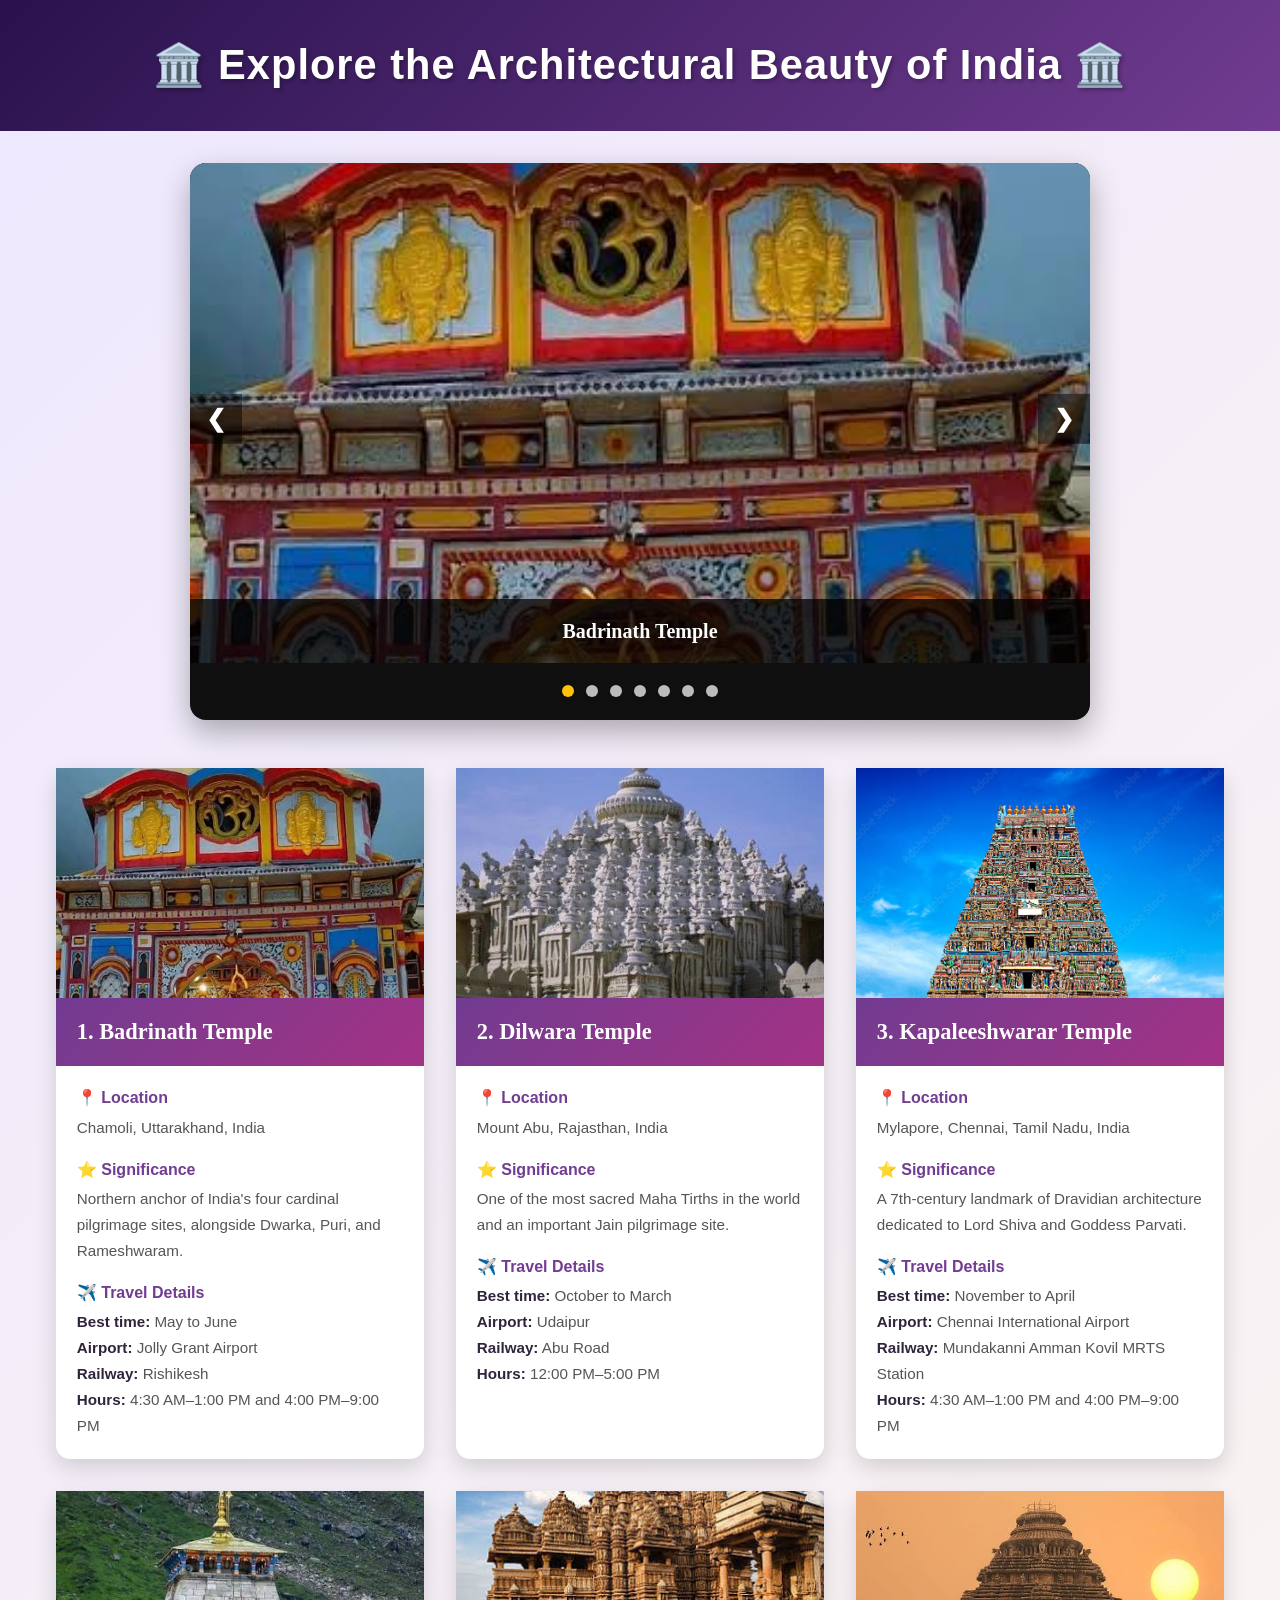
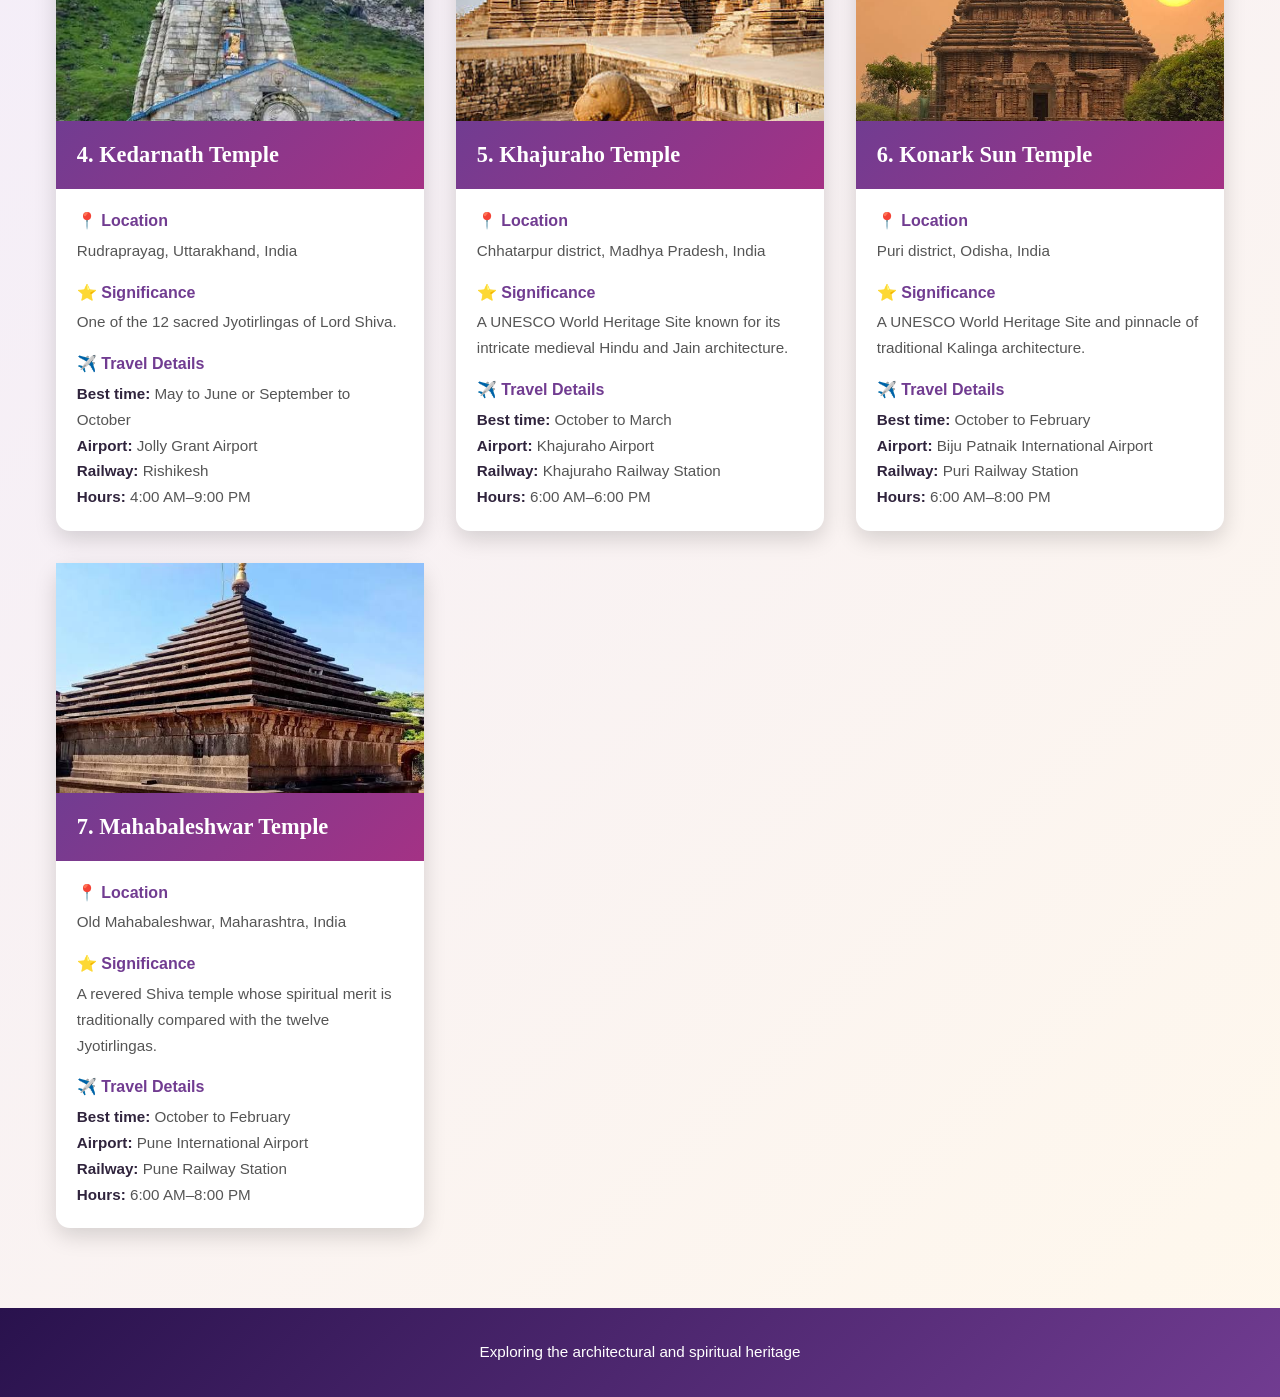
<file: index.html>
<!DOCTYPE html>
<html lang="en">
<head>
    <meta charset="UTF-8">
    <meta name="viewport" content="width=device-width, initial-scale=1.0">
    <title>Explore the Architectural Beauty of India</title>
    <link rel="stylesheet" href="style.css">
</head>
<body>
    <header>
        <h1>🏛️ Explore the Architectural Beauty of India 🏛️</h1>
    </header>

    <main>
        <!-- SLIDESHOW SECTION -->
        <section class="slideshow" aria-label="Temple image slideshow">
            <div class="slides">
                <figure class="slide"><img src="images/Badrinath_Temple.jpg" alt="Badrinath Temple"><figcaption>Badrinath Temple</figcaption></figure>
                <figure class="slide"><img src="images/Dilwara_Temple.jpeg" alt="Dilwara Temple"><figcaption>Dilwara Temple</figcaption></figure>
                <figure class="slide"><img src="images/kapaleeshwarar-temple.jpg" alt="Kapaleeshwarar Temple"><figcaption>Kapaleeshwarar Temple</figcaption></figure>
                <figure class="slide"><img src="images/Kedarnath_Temple.jpg" alt="Kedarnath Temple"><figcaption>Kedarnath Temple</figcaption></figure>
                <figure class="slide"><img src="images/Khajurao_Temple.jpg" alt="Khajuraho Temple"><figcaption>Khajuraho Temple</figcaption></figure>
                <figure class="slide"><img src="images/Konark_Sun_Temple.jpg" alt="Konark Sun Temple"><figcaption>Konark Sun Temple</figcaption></figure>
                <figure class="slide"><img src="images/Mahabaleshar_Mandir.jpg" alt="Mahabaleshwar Temple"><figcaption>Mahabaleshwar Temple</figcaption></figure>
            </div>
            <button class="previous" type="button" aria-label="Previous image">❮</button>
            <button class="next" type="button" aria-label="Next image">❯</button>
            <div class="dots" aria-label="Choose a slide"></div>
        </section>

        <!-- TEMPLE CARDS SECTION -->
        <section class="temple-grid" aria-label="Temple details">
            <article class="temple-card">
                <img src="images/Badrinath_Temple.jpg" alt="Badrinath Temple" loading="lazy">
                <div class="card-content">
                    <h2>1. Badrinath Temple</h2>
                    <h3>📍 Location</h3>
                    <p>Chamoli, Uttarakhand, India</p>
                    <h3>⭐ Significance</h3>
                    <p>Northern anchor of India's four cardinal pilgrimage sites, alongside Dwarka, Puri, and Rameshwaram.</p>
                    <h3>✈️ Travel Details</h3>
                    <p><strong>Best time:</strong> May to June<br><strong>Airport:</strong> Jolly Grant Airport<br><strong>Railway:</strong> Rishikesh<br><strong>Hours:</strong> 4:30 AM–1:00 PM and 4:00 PM–9:00 PM</p>
                </div>
            </article>

            <article class="temple-card">
                <img src="images/Dilwara_Temple.jpeg" alt="Dilwara Temple" loading="lazy">
                <div class="card-content">
                    <h2>2. Dilwara Temple</h2>
                    <h3>📍 Location</h3>
                    <p>Mount Abu, Rajasthan, India</p>
                    <h3>⭐ Significance</h3>
                    <p>One of the most sacred Maha Tirths in the world and an important Jain pilgrimage site.</p>
                    <h3>✈️ Travel Details</h3>
                    <p><strong>Best time:</strong> October to March<br><strong>Airport:</strong> Udaipur<br><strong>Railway:</strong> Abu Road<br><strong>Hours:</strong> 12:00 PM–5:00 PM</p>
                </div>
            </article>

            <article class="temple-card">
                <img src="images/kapaleeshwarar-temple.jpg" alt="Kapaleeshwarar Temple" loading="lazy">
                <div class="card-content">
                    <h2>3. Kapaleeshwarar Temple</h2>
                    <h3>📍 Location</h3>
                    <p>Mylapore, Chennai, Tamil Nadu, India</p>
                    <h3>⭐ Significance</h3>
                    <p>A 7th-century landmark of Dravidian architecture dedicated to Lord Shiva and Goddess Parvati.</p>
                    <h3>✈️ Travel Details</h3>
                    <p><strong>Best time:</strong> November to April<br><strong>Airport:</strong> Chennai International Airport<br><strong>Railway:</strong> Mundakanni Amman Kovil MRTS Station<br><strong>Hours:</strong> 4:30 AM–1:00 PM and 4:00 PM–9:00 PM</p>
                </div>
            </article>

            <article class="temple-card">
                <img src="images/Kedarnath_Temple.jpg" alt="Kedarnath Temple" loading="lazy">
                <div class="card-content">
                    <h2>4. Kedarnath Temple</h2>
                    <h3>📍 Location</h3>
                    <p>Rudraprayag, Uttarakhand, India</p>
                    <h3>⭐ Significance</h3>
                    <p>One of the 12 sacred Jyotirlingas of Lord Shiva.</p>
                    <h3>✈️ Travel Details</h3>
                    <p><strong>Best time:</strong> May to June or September to October<br><strong>Airport:</strong> Jolly Grant Airport<br><strong>Railway:</strong> Rishikesh<br><strong>Hours:</strong> 4:00 AM–9:00 PM</p>
                </div>
            </article>

            <article class="temple-card">
                <img src="images/Khajurao_Temple.jpg" alt="Khajuraho Temple" loading="lazy">
                <div class="card-content">
                    <h2>5. Khajuraho Temple</h2>
                    <h3>📍 Location</h3>
                    <p>Chhatarpur district, Madhya Pradesh, India</p>
                    <h3>⭐ Significance</h3>
                    <p>A UNESCO World Heritage Site known for its intricate medieval Hindu and Jain architecture.</p>
                    <h3>✈️ Travel Details</h3>
                    <p><strong>Best time:</strong> October to March<br><strong>Airport:</strong> Khajuraho Airport<br><strong>Railway:</strong> Khajuraho Railway Station<br><strong>Hours:</strong> 6:00 AM–6:00 PM</p>
                </div>
            </article>

            <article class="temple-card">
                <img src="images/Konark_Sun_Temple.jpg" alt="Konark Sun Temple" loading="lazy">
                <div class="card-content">
                    <h2>6. Konark Sun Temple</h2>
                    <h3>📍 Location</h3>
                    <p>Puri district, Odisha, India</p>
                    <h3>⭐ Significance</h3>
                    <p>A UNESCO World Heritage Site and pinnacle of traditional Kalinga architecture.</p>
                    <h3>✈️ Travel Details</h3>
                    <p><strong>Best time:</strong> October to February<br><strong>Airport:</strong> Biju Patnaik International Airport<br><strong>Railway:</strong> Puri Railway Station<br><strong>Hours:</strong> 6:00 AM–8:00 PM</p>
                </div>
            </article>

            <article class="temple-card">
                <img src="images/Mahabaleshar_Mandir.jpg" alt="Mahabaleshwar Temple" loading="lazy">
                <div class="card-content">
                    <h2>7. Mahabaleshwar Temple</h2>
                    <h3>📍 Location</h3>
                    <p>Old Mahabaleshwar, Maharashtra, India</p>
                    <h3>⭐ Significance</h3>
                    <p>A revered Shiva temple whose spiritual merit is traditionally compared with the twelve Jyotirlingas.</p>
                    <h3>✈️ Travel Details</h3>
                    <p><strong>Best time:</strong> October to February<br><strong>Airport:</strong> Pune International Airport<br><strong>Railway:</strong> Pune Railway Station<br><strong>Hours:</strong> 6:00 AM–8:00 PM</p>
                </div>
            </article>
        </section>
    </main>

    <footer>
        <p> Exploring the architectural and spiritual heritage</p>
    </footer>

    <script src="script.js"></script>
</body>
</html>
</file>
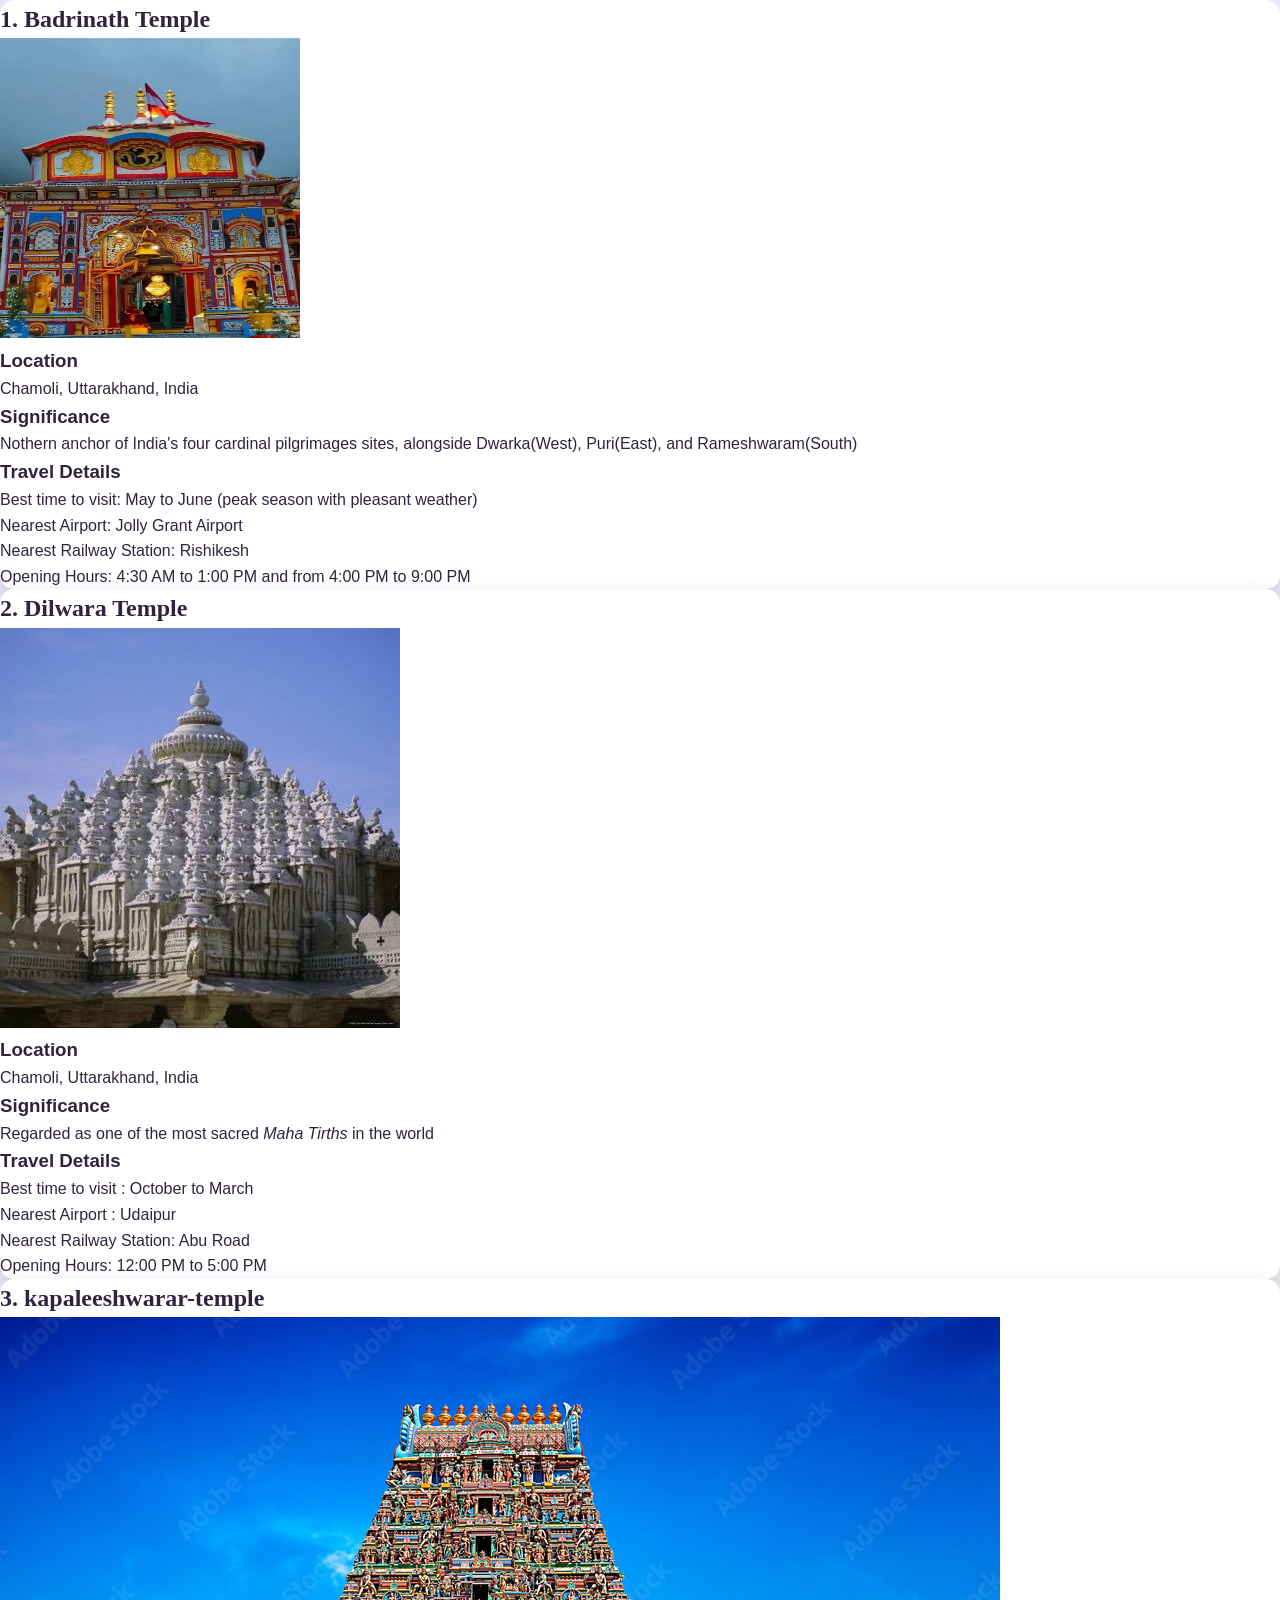
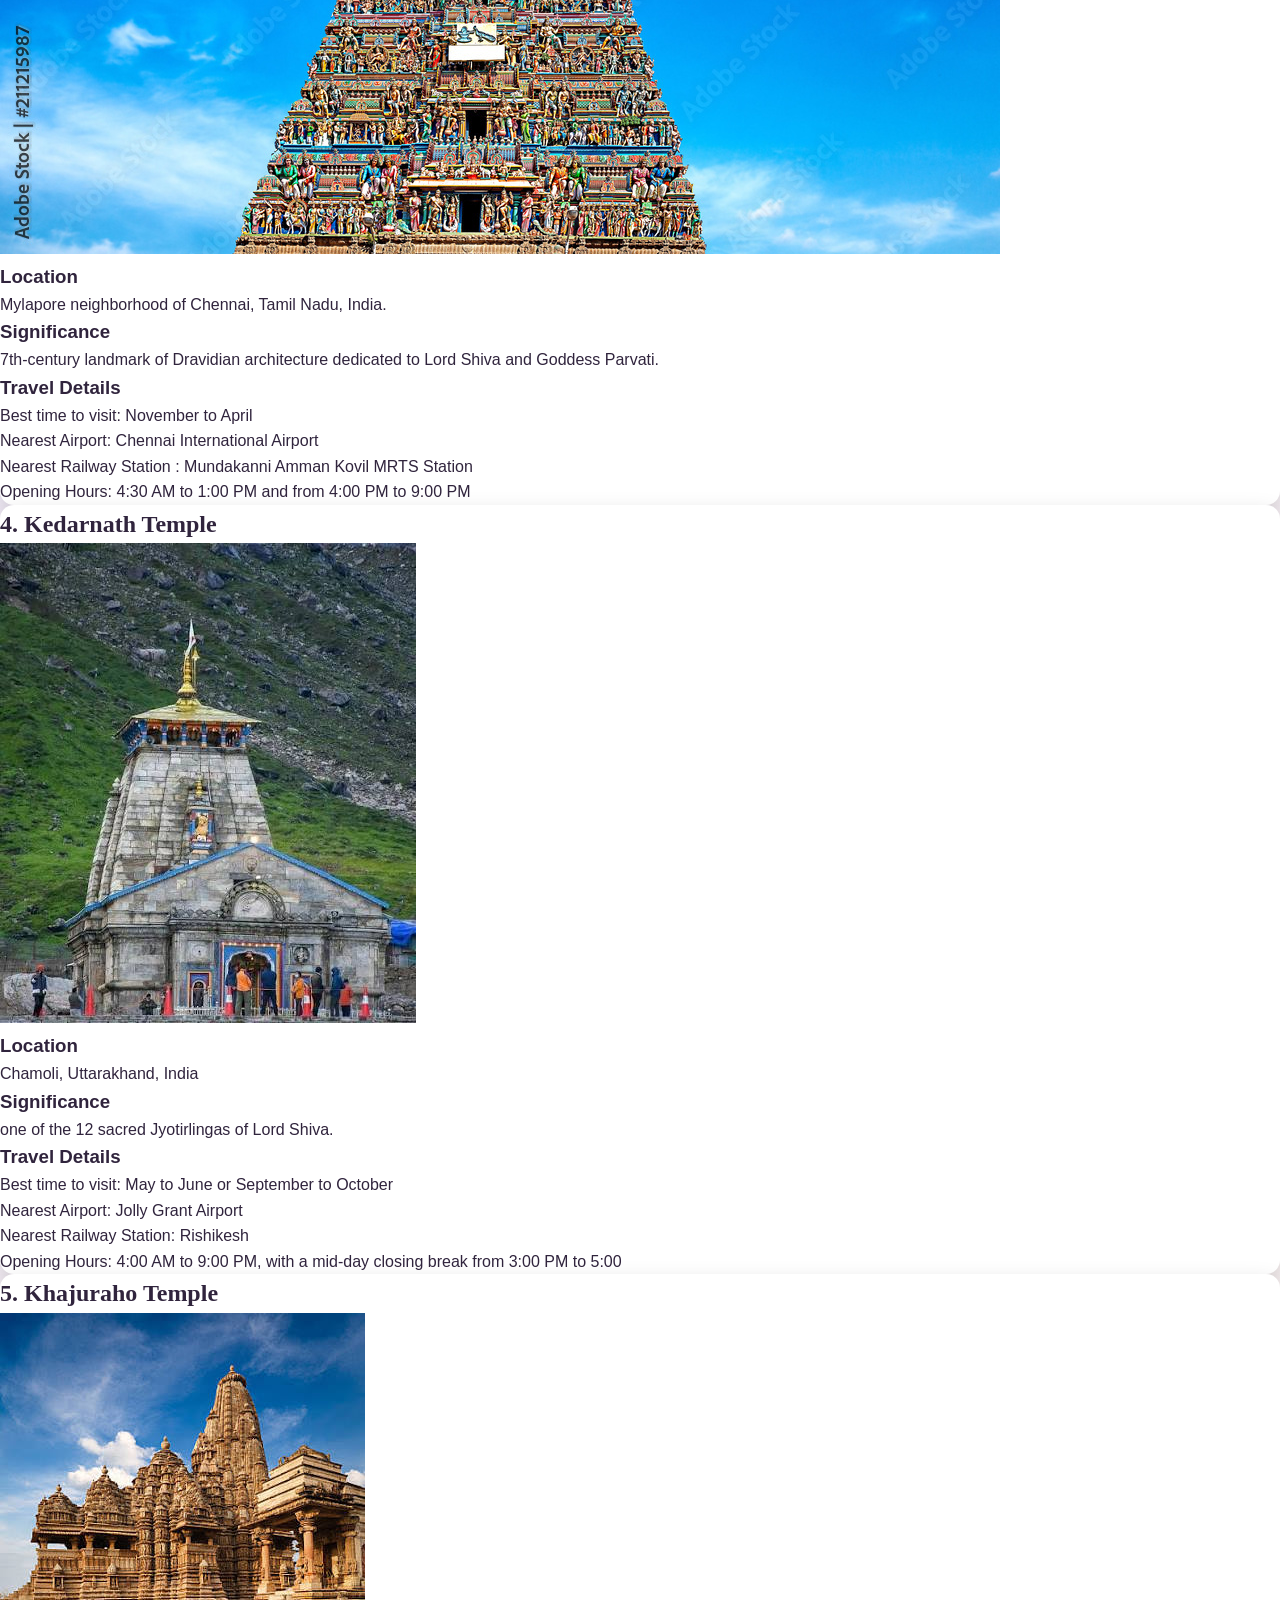
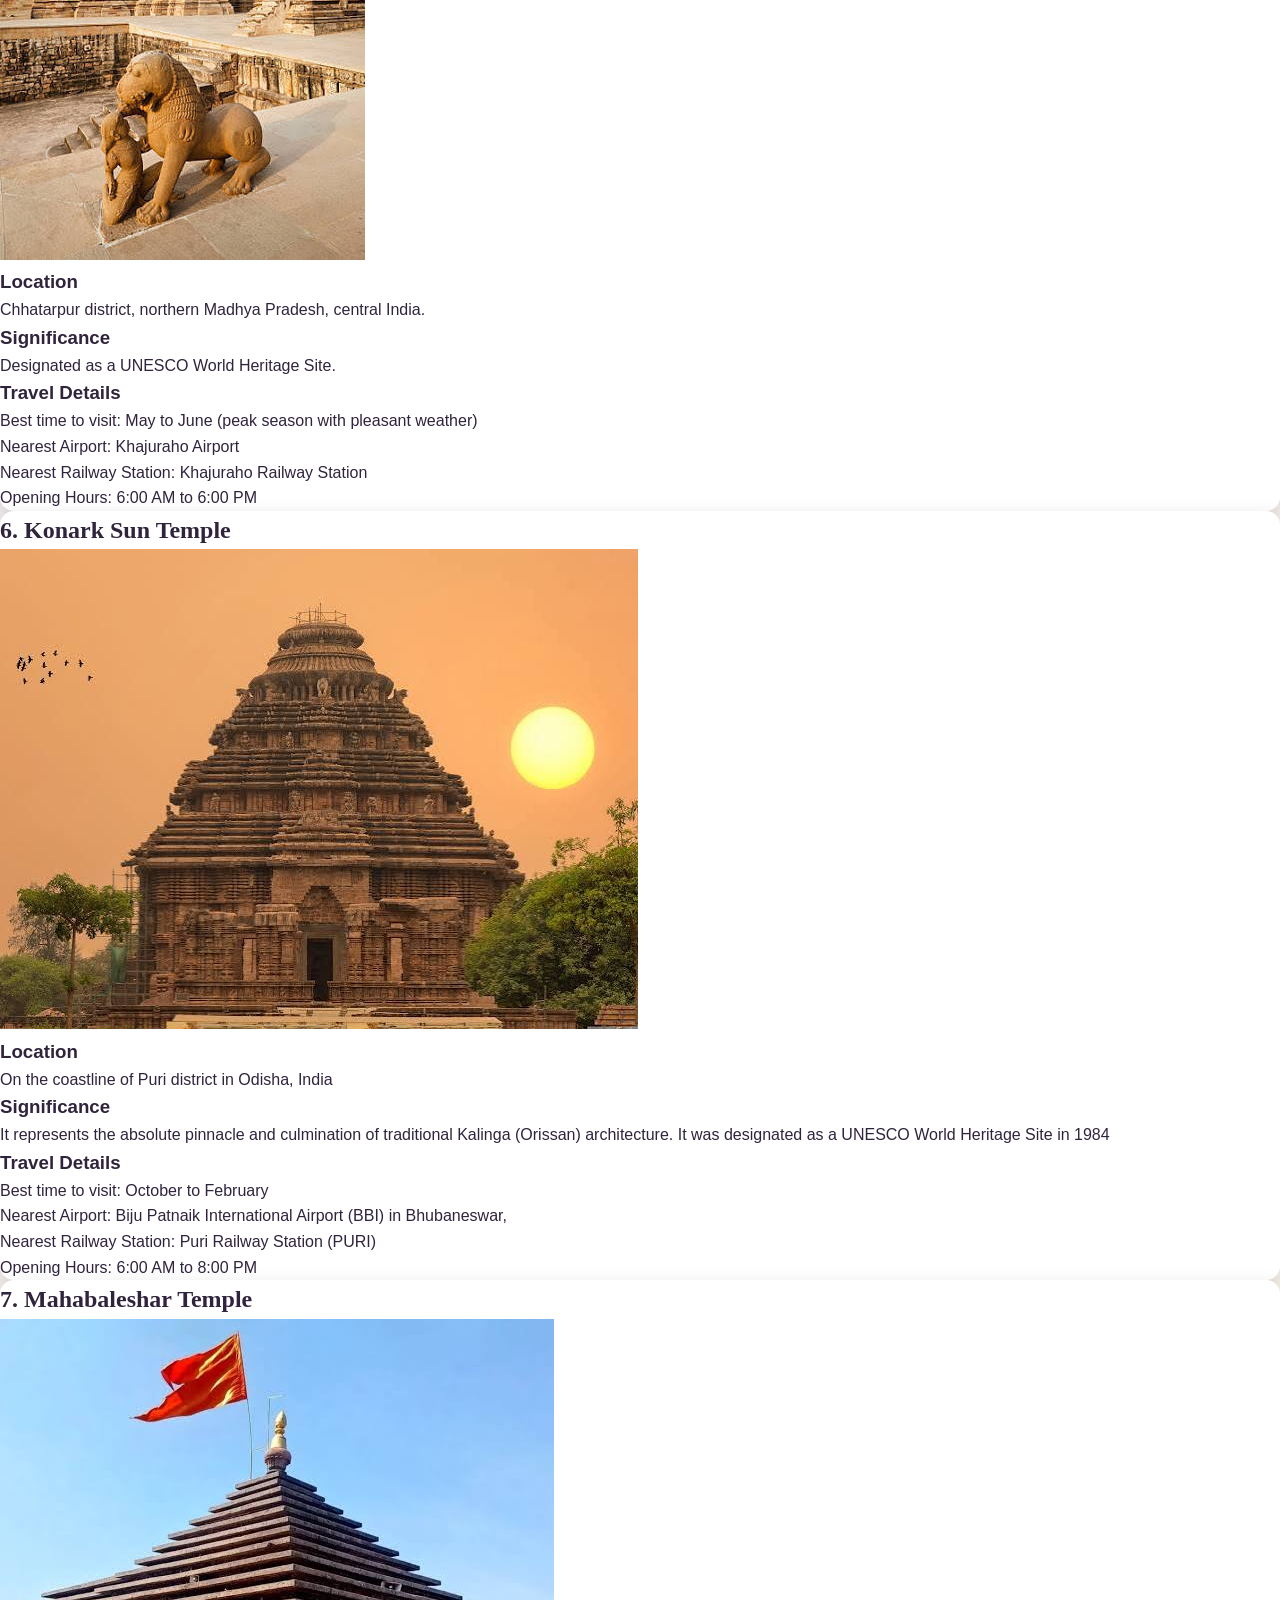
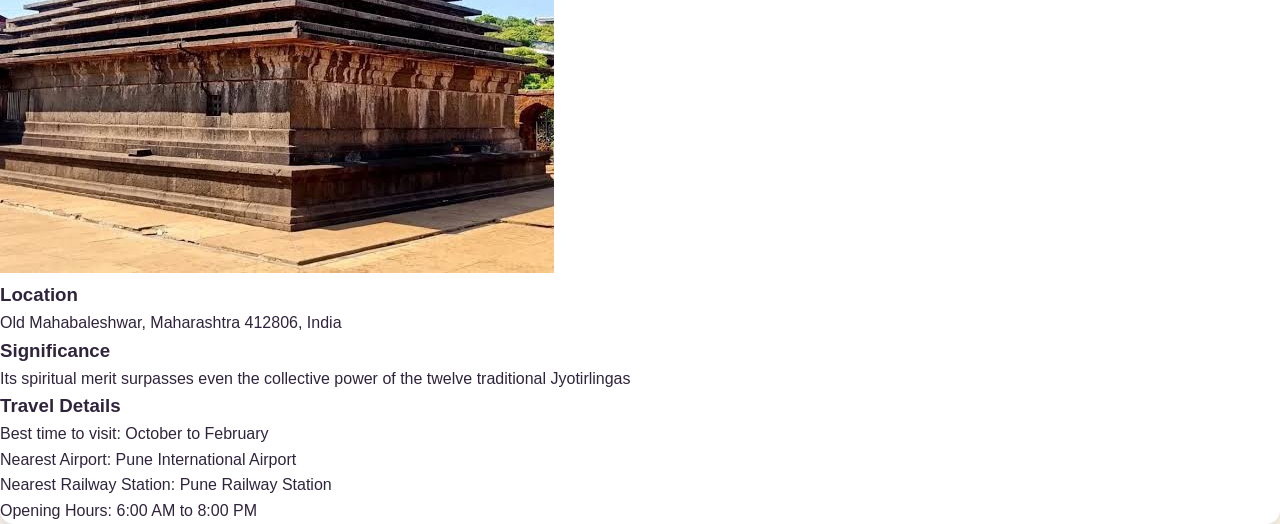
<file: CDA208_Lab02.html>
<!DOCTYPE html>
<html lang="en">
<head>
    <meta charset="UTF-8">
    <meta name="viewport" content="width=device-width, initial-scale=1.0">
    <title>Explore the architectural beauty of India</title>
    <link rel="stylesheet" href="style.css">
    <style>
        h2 {
            font-family: "Kalam";
        }
    </style>
</head>
<body>
    <!-- Temple 1 -->
    <div class="temple-card">
        <div class="temple-info">
            <h2>1. Badrinath Temple</h2>
            <img src="images/Badrinath_Temple.jpg" alt="Badrinath Temple" height="300" width="300">
            <h3>Location</h3>
            <p>Chamoli, Uttarakhand, India</p>
            <h3>Significance</h3>
            <p>Nothern anchor of India's four cardinal pilgrimages sites, alongside Dwarka(West), Puri(East), and Rameshwaram(South)</p>
            <h3>Travel Details</h3>
            <p>
                Best time to visit: May to June (peak season with pleasant weather)<br>
                Nearest Airport: Jolly Grant Airport<br>
                Nearest Railway Station: Rishikesh<br>
                Opening Hours: 4:30 AM to 1:00 PM and from 4:00 PM to 9:00 PM
            </p>
        </div>
    </div>
    
<!-- Temple 2 -->
        <div class="temple-card">
           
            <div class="temple-info">
                <h2>2. Dilwara Temple</h2>
                 <img src="images\Dilwara_Temple.jpeg" alt=" Dilwara Temple">


                <h3>Location</h3>
                <p>Chamoli, Uttarakhand, India</p>

                <h3>Significance</h3>
                <p>
                    Regarded as one of the most sacred <i> Maha Tirths</i> in the world 
                </p>

                <h3>Travel Details</h3>
                <p>
                    Best time to visit :   October to March <br>
                    Nearest Airport : Udaipur<br>
                    Nearest Railway Station: Abu Road<br>
                    Opening Hours:  12:00 PM to 5:00 PM
                </p>
            </div>
        </div>
    </h2>
<!-- Temple 3 -->
        <div class="temple-card">
            
            <div class="temple-info">
                <h2>3. kapaleeshwarar-temple</h2>
                <img src="images\kapaleeshwarar-temple.jpg" alt="Kapaleeshwarar-temple ">


                <h3>Location</h3>
                <p>Mylapore neighborhood of Chennai, Tamil Nadu, India. </p>

                <h3>Significance</h3>
                <p>
                     7th-century landmark of Dravidian architecture dedicated to Lord Shiva and Goddess Parvati.
                </p>

                <h3>Travel Details</h3>
                <p>
                    Best time to visit:  November to April<br>
                    Nearest Airport: Chennai International Airport<br>
                    Nearest Railway Station :  Mundakanni Amman Kovil MRTS Station<br>
                    Opening Hours: 4:30 AM to 1:00 PM and from 4:00 PM to 9:00 PM
                </p>
            </div>
        </div>
    </h2>

<!-- Temple 4 -->
        <div class="temple-card">
            

            <div class="temple-info">
                <h2>4. Kedarnath Temple</h2>
                <img src="images\Kedarnath_Temple.jpg" alt="  Kedarnath Temple">

                <h3>Location</h3>
                <p>Chamoli, Uttarakhand, India</p>

                <h3>Significance</h3>
                <p>
                    one of the 12 sacred Jyotirlingas of Lord Shiva.
                </p>

                <h3>Travel Details</h3>
                <p>
                    Best time to visit:  May to June or September to October<br>
                    Nearest Airport: Jolly Grant Airport<br>
                    Nearest Railway Station: Rishikesh<br>
                    Opening Hours: 4:00 AM to 9:00 PM, with a mid-day closing break from 3:00 PM to 5:00
                </p>
            </div>
        </div>
    </h2>
<!-- Temple 5 -->
        <div class="temple-card">
            

            <div class="temple-info">
                <h2>5. Khajuraho Temple</h2>
                <img src="images\Khajurao_Temple.jpg" alt=" Khajuraho Temple">

                <h3>Location</h3>
                <p> Chhatarpur district, northern Madhya Pradesh, central India.</p>

                <h3>Significance</h3>
                <p>
                    Designated as a UNESCO World Heritage Site.
                </p>

                <h3>Travel Details</h3>
                <p>
                    Best time to visit:  May to June (peak season with pleasant weather)<br>
                    Nearest Airport: Khajuraho Airport<br>
                    Nearest Railway Station: Khajuraho Railway Station<br>
                    Opening Hours: 6:00 AM to 6:00 PM
                </p>
            </div>
        </div>
    </h2>
<!-- Temple 6 -->
        <div class="temple-card">
            

            <div class="temple-info">
                <h2>6. Konark Sun Temple</h2>
                <img src="images\Konark_Sun_Temple.jpg" alt=" Konark_Sun_Temple">

                <h3>Location</h3>
                <p>On the coastline of Puri district in Odisha, India</p>

                <h3>Significance</h3>
                <p>
                     It represents the absolute pinnacle and culmination of traditional Kalinga (Orissan) architecture. It was designated as a UNESCO World Heritage Site in 1984
                </p>

                <h3>Travel Details</h3>
                <p>
                    Best time to visit:  October to February <br>
                    Nearest Airport: Biju Patnaik International Airport (BBI) in Bhubaneswar,<br>
                    Nearest Railway Station: Puri Railway Station (PURI)<br>
                    Opening Hours: 6:00 AM to 8:00 PM
                </p>
            </div>
        </div>
    </h2>
 
    <!-- Temple 7 -->
        <div class="temple-card">
            

            <div class="temple-info">
                <h2>7. Mahabaleshar Temple</h2>
                <img src="images\Mahabaleshar_Mandir.jpg" alt=" Mahabaleshar Temple">

                <h3>Location</h3>
                <p>Old Mahabaleshwar, Maharashtra 412806, India</p>

                <h3>Significance</h3>
                <p>
                      Its spiritual merit surpasses even the collective power of the twelve traditional Jyotirlingas
                </p>

                <h3>Travel Details</h3>
                <p>
                    Best time to visit:  October to February <br>
                    Nearest Airport: Pune International Airport <br>
                    Nearest Railway Station: Pune Railway Station <br>
                    Opening Hours: 6:00 AM to 8:00 PM
                </p>
            </div>
        </div>
    </h2>


</html>
</file>
<file: style.css>
/* ===== RESET & BASE STYLES ===== */
* {
    box-sizing: border-box;
    margin: 0;
    padding: 0;
}

body {
    font-family: 'Segoe UI', Tahoma, Geneva, Verdana, sans-serif;
    line-height: 1.6;
    color: #30243d;
    background: linear-gradient(135deg, #eee8ff 0%, #fff8ec 100%);
}

/* ===== HEADER & FOOTER ===== */
header, footer {
    color: #fff;
    text-align: center;
    background: linear-gradient(135deg, #29124d 0%, #713c91 100%);
    padding: 2rem 1rem;
}

header h1 {
    font-size: clamp(1.6rem, 4vw, 2.6rem);
    font-weight: 700;
    letter-spacing: 1px;
    text-shadow: 2px 2px 4px rgba(0, 0, 0, 0.3);
}

footer {
    margin-top: 3rem;
    font-size: 0.95rem;
}

/* ===== MAIN CONTAINER ===== */
main {
    max-width: 1200px;
    margin: 0 auto;
    padding: 2rem 1rem;
}

/* ===== SLIDESHOW STYLES ===== */
.slideshow {
    position: relative;
    max-width: 900px;
    margin: 0 auto 3rem;
    overflow: hidden;
    border-radius: 16px;
    background: #111;
    box-shadow: 0 12px 30px rgba(0, 0, 0, 0.3);
}

.slides {
    position: relative;
}

.slide {
    display: none;
    position: relative;
    width: 100%;
}

.slide.active {
    display: block;
    animation: fade 0.7s ease-in-out;
}

.slide img {
    display: block;
    width: 100%;
    height: min(55vw, 500px);
    object-fit: cover;
}

.slide figcaption {
    position: absolute;
    bottom: 0;
    left: 0;
    right: 0;
    background: rgba(0, 0, 0, 0.75);
    color: #fff;
    text-align: center;
    padding: 1rem;
    font-size: 1.25rem;
    font-weight: 600;
    font-family: 'Kalam', cursive;
}

@keyframes fade {
    from {
        opacity: 0.4;
    }
    to {
        opacity: 1;
    }
}

/* ===== SLIDESHOW CONTROLS ===== */
.previous, .next {
    position: absolute;
    top: 46%;
    transform: translateY(-50%);
    border: none;
    padding: 0.7rem 1rem;
    color: #fff;
    background: rgba(0, 0, 0, 0.5);
    cursor: pointer;
    font-size: 1.5rem;
    font-weight: bold;
    user-select: none;
    transition: background 0.3s ease;
    z-index: 100;
}

.previous {
    left: 0;
}

.next {
    right: 0;
}

.previous:hover, .next:hover {
    background: rgba(0, 0, 0, 0.85);
}

/* ===== DOT INDICATORS ===== */
.dots {
    padding: 1rem;
    text-align: center;
    background: rgba(0, 0, 0, 0.1);
}

.dot {
    display: inline-block;
    width: 12px;
    height: 12px;
    margin: 0 6px;
    border-radius: 50%;
    background-color: #bbb;
    border: none;
    cursor: pointer;
    transition: background-color 0.3s ease;
}

.dot.active {
    background-color: #ffc107;
}

/* ===== TEMPLE CARDS GRID ===== */
.temple-grid {
    display: grid;
    grid-template-columns: repeat(auto-fit, minmax(300px, 1fr));
    gap: 2rem;
}

/* ===== TEMPLE CARD STYLING ===== */
.temple-card {
    background: E8E085
    overflow: hidden;
    display: flex;
    flex-direction: column;
    border-radius: 14px;
    background: #fff;
    box-shadow: 0 8px 22px rgba(0, 0, 0, 0.15);
    transition: transform 0.25s ease, box-shadow 0.25s ease;
}

.temple-card:hover {
    transform: translateY(-8px);
    box-shadow: 0 14px 35px rgba(0, 0, 0, 0.25);
}

.temple-card > img {
    width: 100%;
    height: 230px;
    object-fit: cover;
    transition: transform 0.3s ease;
}

.temple-card:hover > img {
    transform: scale(1.05);
}

/* ===== CARD CONTENT ===== */
.card-content {
    flex: 1;
    padding: 1.3rem;
    display: flex;
    flex-direction: column;
}

.card-content h2 {
    margin: -1.3rem -1.3rem 1.2rem -1.3rem;
    padding: 1rem 1.3rem;
    color: #fff;
    background: linear-gradient(135deg, #713c91 0%, #a43285 100%);
    font-family: 'Kalam', cursive;
    font-size: 1.4rem;
    font-weight: 600;
}

.card-content h3 {
    margin-top: 1rem;
    color: #713c91;
    font-size: 1rem;
    font-weight: 600;
}

.card-content h3:first-of-type {
    margin-top: 0;
}

.card-content p {
    margin-top: 0.25rem;
    color: #555;
    font-size: 0.95rem;
    line-height: 1.7;
}

.card-content strong {
    color: #30243d;
    font-weight: 600;
}

/* ===== RESPONSIVE DESIGN ===== */
@media (max-width: 768px) {
    header h1 {
        font-size: 1.8rem;
    }

    main {
        padding: 1.5rem 0.75rem;
    }

    .slide img {
        height: 350px;
    }

    .previous, .next {
        padding: 0.6rem 0.8rem;
        font-size: 1.3rem;
    }

    .dot {
        width: 10px;
        height: 10px;
        margin: 0 4px;
    }
}

@media (max-width: 600px) {
    header h1 {
        font-size: 1.4rem;
    }

    main {
        padding: 1rem 0.5rem;
    }

    .slideshow {
        margin: 0 auto 2rem;
    }

    .slide img {
        height: 260px;
    }

    .temple-grid {
        grid-template-columns: 1fr;
        gap: 1.5rem;
    }

    .card-content {
        padding: 1rem;
    }

    .card-content h2 {
        font-size: 1.2rem;
        padding: 0.8rem 1rem;
        margin: -1rem -1rem 0.8rem -1rem;
    }

    .card-content h3 {
        font-size: 0.95rem;
        margin-top: 0.8rem;
    }

    .card-content p {
        font-size: 0.9rem;
    }

    .slide figcaption {
        font-size: 1rem;
        padding: 0.8rem;
    }
}
</file>
